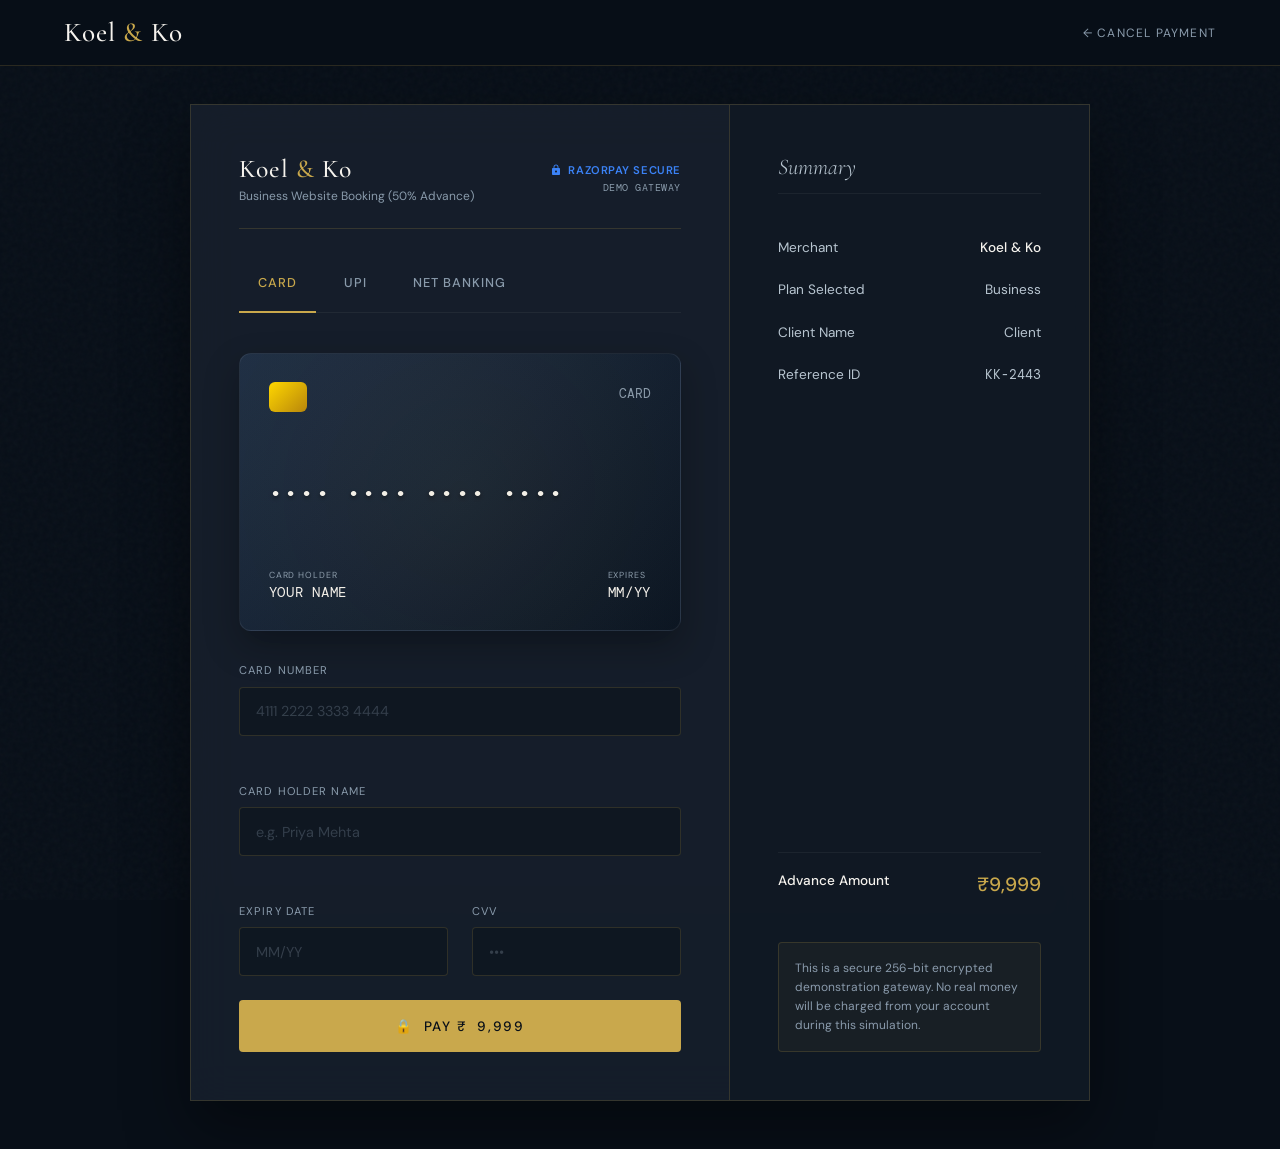
<file: payment-gateway.html>
<!DOCTYPE html>
<html lang="en">
<head>
<meta charset="UTF-8">
<meta name="viewport" content="width=device-width, initial-scale=1.0">
<title>Secure Checkout — Koel & Ko</title>
<link rel="preconnect" href="https://fonts.googleapis.com">
<link rel="preconnect" href="https://fonts.gstatic.com" crossorigin>
<link href="https://fonts.googleapis.com/css2?family=Cormorant+Garamond:ital,wght@0,300;0,400;0,500;0,600;1,300;1,400&family=DM+Sans:opsz,wght@9..40,300;9..40,400;9..40,500&family=DM+Mono:wght@300;400&display=swap" rel="stylesheet">
<link rel="stylesheet" href="css/gateway.css">
</head>
<body>

<nav style="position:fixed;top:0;left:0;right:0;z-index:100;display:flex;align-items:center;justify-content:space-between;padding:1rem 4rem;background:rgba(8,15,24,.95);backdrop-filter:blur(20px);border-bottom:1px solid var(--border-subtle)">
  <a href="koel-and-ko.html" class="logo">Koel <span style="color:var(--gold)">&</span> Ko</a>
  <a href="koel-and-ko.html" style="font-size:.75rem;color:var(--text-muted);letter-spacing:.1em;text-transform:uppercase;text-decoration:none">← Cancel Payment</a>
</nav>

<div class="checkout-container">
  
  <!-- Left Panel: Payment details -->
  <div class="form-section">
    <div class="merchant-header" style="border-bottom: 1px solid var(--border-subtle); padding-bottom: 1.5rem; margin-bottom: 2rem; display: flex; align-items: center; justify-content: space-between;">
      <div>
        <div class="merchant-logo" style="font-family:'Cormorant Garamond',serif; font-size:1.6rem; color:var(--text-main); font-weight:500;">Koel <span style="color:var(--gold)">&</span> Ko</div>
        <div style="font-size:0.75rem; color:var(--text-muted); margin-top:0.25rem;" id="gatewayDescription">Website Booking Advance</div>
      </div>
      <div style="display:flex; flex-direction:column; align-items:flex-end; gap:0.3rem;">
        <div class="security-badge">
          <svg viewBox="0 0 24 24" style="fill: #3b82f6; width: 12px; height: 12px;"><path d="M18 8h-1V6c0-2.76-2.24-5-5-5S7 3.24 7 6v2H6c-1.1 0-2 .9-2 2v10c0 1.1.9 2 2 2h12c1.1 0 2-.9 2-2V10c0-1.1-.9-2-2-2zm-6 9c-1.1 0-2-.9-2-2s.9-2 2-2 2 .9 2 2-.9 2-2 2zm3.1-9H8.9V6c0-1.71 1.39-3.1 3.1-3.1 1.71 0 3.1 1.39 3.1 3.1v2z"/></svg>
          <span style="color: #3b82f6; font-weight: 600; font-size: 0.7rem; letter-spacing: 0.05em; text-transform: uppercase;">Razorpay Secure</span>
        </div>
        <div style="font-size: 0.62rem; color: var(--text-muted); letter-spacing: 0.05em; text-transform: uppercase; font-family: 'DM Mono', monospace;">Demo Gateway</div>
      </div>
    </div>

    <!-- Navigation tabs -->
    <div class="tabs">
      <button class="tab-btn active" onclick="switchTab('card')" id="tabBtn-card">Card</button>
      <button class="tab-btn" onclick="switchTab('upi')" id="tabBtn-upi">UPI</button>
      <button class="tab-btn" onclick="switchTab('nb')" id="tabBtn-nb">Net Banking</button>
    </div>

    <!-- CARD FORM -->
    <div class="tab-content active" id="tabContent-card">
      <div class="card-preview-container">
        <div class="credit-card">
          <div class="card-top">
            <div class="card-chip"></div>
            <div class="card-logo" id="cardBrand">CARD</div>
          </div>
          <div class="card-number-display" id="cardNumPreview">•••• •••• •••• ••••</div>
          <div class="card-bottom">
            <div>
              <div class="card-info-lbl">Card Holder</div>
              <div class="card-info-val" id="cardHolderPreview">Your Name</div>
            </div>
            <div>
              <div class="card-info-lbl">Expires</div>
              <div class="card-info-val" id="cardExpiryPreview">MM/YY</div>
            </div>
          </div>
        </div>
      </div>

      <div class="card-input-grid">
        <div class="input-group full-width">
          <label for="cardNumber">Card Number</label>
          <input type="text" id="cardNumber" placeholder="4111 2222 3333 4444" maxlength="19" autocomplete="cc-number">
        </div>
        <div class="input-group full-width">
          <label for="cardHolder">Card Holder Name</label>
          <input type="text" id="cardHolder" placeholder="e.g. Priya Mehta" autocomplete="cc-name">
        </div>
        <div class="input-group">
          <label for="cardExpiry">Expiry Date</label>
          <input type="text" id="cardExpiry" placeholder="MM/YY" maxlength="5" autocomplete="cc-exp">
        </div>
        <div class="input-group">
          <label for="cardCvv">CVV</label>
          <input type="password" id="cardCvv" placeholder="•••" maxlength="3" autocomplete="cc-csc">
        </div>
      </div>
      
      <div id="cardError" style="color:#ff5c5c; font-size:0.8rem; margin-bottom:1.5rem; display:none; font-family:'DM Mono',monospace; letter-spacing:0.05em; font-weight:500; text-transform:uppercase; text-align:center;"></div>
      <button class="submit-btn" onclick="startCardPayment()" id="payBtn-card">
        <span>🔒</span> Pay ₹<span class="pay-amount-lbl">9,999</span>
      </button>
    </div>

    <!-- UPI FORM -->
    <div class="tab-content" id="tabContent-upi">
      <div class="upi-info">
        <div class="qr-code-box">
          <!-- A beautiful simulated QR code pattern -->
          <svg viewBox="0 0 100 100" fill="none" stroke="#0d1b2a">
            <!-- Outer border blocks -->
            <rect x="5" y="5" width="25" height="25" stroke-width="4"/>
            <rect x="11" y="11" width="13" height="13" fill="#0d1b2a"/>
            <rect x="70" y="5" width="25" height="25" stroke-width="4"/>
            <rect x="76" y="11" width="13" height="13" fill="#0d1b2a"/>
            <rect x="5" y="70" width="25" height="25" stroke-width="4"/>
            <rect x="11" y="76" width="13" height="13" fill="#0d1b2a"/>
            
            <!-- Simulated QR pixels -->
            <rect x="40" y="5" width="6" height="6" fill="#0d1b2a"/>
            <rect x="50" y="12" width="6" height="12" fill="#c9a84c"/>
            <rect x="40" y="25" width="12" height="6" fill="#0d1b2a"/>
            <rect x="58" y="20" width="6" height="6" fill="#0d1b2a"/>
            
            <rect x="5" y="40" width="12" height="6" fill="#c9a84c"/>
            <rect x="25" y="40" width="6" height="12" fill="#0d1b2a"/>
            <rect x="12" y="52" width="6" height="6" fill="#0d1b2a"/>
            
            <rect x="40" y="40" width="20" height="20" stroke="#0d1b2a" stroke-width="3"/>
            <rect x="46" y="46" width="8" height="8" fill="#c9a84c"/>
            
            <rect x="70" y="40" width="6" height="12" fill="#0d1b2a"/>
            <rect x="85" y="45" width="10" height="6" fill="#c9a84c"/>
            <rect x="75" y="60" width="12" height="6" fill="#0d1b2a"/>
            
            <rect x="40" y="70" width="12" height="6" fill="#c9a84c"/>
            <rect x="58" y="70" width="6" height="12" fill="#0d1b2a"/>
            <rect x="48" y="82" width="18" height="6" fill="#0d1b2a"/>
            <rect x="40" y="90" width="6" height="6" fill="#c9a84c"/>
            
            <rect x="70" y="80" width="12" height="12" fill="#0d1b2a"/>
            <rect x="88" y="75" width="6" height="6" fill="#c9a84c"/>
            <rect x="88" y="88" width="6" height="6" fill="#0d1b2a"/>
          </svg>
        </div>
        <div class="upi-details-row">
          <span id="upiId">koelko@razorpay</span>
          <button class="copy-btn" onclick="copyUpi()">Copy ID</button>
        </div>
        <p class="upi-instruction">Scan this QR code using any UPI app (GPay, PhonePe, Paytm) to make your payment.</p>
      </div>

      <button class="submit-btn" onclick="startUpiPayment()" id="payBtn-upi">
        <span>✓</span> I Have Paid Via UPI
      </button>
    </div>

    <!-- NET BANKING FORM -->
    <div class="tab-content" id="tabContent-nb">
      <div class="nb-grid">
        <div class="nb-bank" onclick="selectBank(this, 'HDFC Bank')">
          <div class="nb-bank-logo">HDFC</div>
          <span>HDFC Bank</span>
        </div>
        <div class="nb-bank" onclick="selectBank(this, 'ICICI Bank')">
          <div class="nb-bank-logo">ICICI</div>
          <span>ICICI Bank</span>
        </div>
        <div class="nb-bank" onclick="selectBank(this, 'SBI')">
          <div class="nb-bank-logo">SBI</div>
          <span>State Bank of India</span>
        </div>
        <div class="nb-bank" onclick="selectBank(this, 'Axis Bank')">
          <div class="nb-bank-logo">AXIS</div>
          <span>Axis Bank</span>
        </div>
      </div>
      
      <div id="nbError" style="color:#ff5c5c; font-size:0.8rem; margin-bottom:1.5rem; display:none; font-family:'DM Mono',monospace; letter-spacing:0.05em; font-weight:500; text-transform:uppercase; text-align:center;"></div>
      <button class="submit-btn" onclick="startNbPayment()" id="payBtn-nb">
        <span>🔒</span> Pay ₹<span class="pay-amount-lbl">9,999</span>
      </button>
    </div>
  </div>

  <!-- Right Panel: Summary -->
  <div class="summary-section">
    <div>
      <h3 class="summary-title">Summary</h3>
      <div class="info-item">
        <span>Merchant</span>
        <span style="font-weight: 500; color: var(--text-main)">Koel & Ko</span>
      </div>
      <div class="info-item">
        <span>Plan Selected</span>
        <span id="summaryPlan">Business</span>
      </div>
      <div class="info-item">
        <span>Client Name</span>
        <span id="summaryName">Client</span>
      </div>
      <div class="info-item">
        <span>Reference ID</span>
        <span id="refId" style="font-family: 'DM Mono', monospace; font-size: 0.8rem">KK-8902</span>
      </div>
    </div>
    
    <div>
      <div class="info-item total">
        <span>Advance Amount</span>
        <span id="summaryDue">₹9,999</span>
      </div>
      <div class="trust-badge">
        This is a secure 256-bit encrypted demonstration gateway. No real money will be charged from your account during this simulation.
      </div>
    </div>
  </div>
</div>

<!-- Simulated Processing Modal -->
<div class="processing-overlay" id="processingOverlay">
  <div class="spinner"></div>
  <div class="processing-status" id="processingStatus">Establishing connection...</div>
  <div class="processing-sub">Please do not refresh or close this window.</div>
</div>

<!-- OTP Verification Modal -->
<div class="otp-dialog" id="otpDialog">
  <h3>Secure Verification</h3>
  <p>Please enter the 6-digit OTP code sent to your registered mobile number ending in •••• 8812 to authorize this payment of <strong style="color: var(--gold)" id="otpAmount">₹9,999</strong>.</p>
  
  <div class="otp-inputs">
    <input type="text" class="otp-input" maxlength="1" onkeyup="moveFocus(this, 'otp2')" id="otp1">
    <input type="text" class="otp-input" maxlength="1" onkeyup="moveFocus(this, 'otp3')" id="otp2">
    <input type="text" class="otp-input" maxlength="1" onkeyup="moveFocus(this, 'otp4')" id="otp3">
    <input type="text" class="otp-input" maxlength="1" onkeyup="moveFocus(this, 'otp5')" id="otp4">
    <input type="text" class="otp-input" maxlength="1" onkeyup="moveFocus(this, 'otp6')" id="otp5">
    <input type="text" class="otp-input" maxlength="1" id="otp6">
  </div>

  <div class="otp-timer">Resend OTP code in <span id="otpCountdown">59</span>s</div>

  <div id="otpError" style="color:#ff5c5c; font-size:0.8rem; margin-top:-0.5rem; margin-bottom:1.5rem; display:none; font-family:'DM Mono',monospace; letter-spacing:0.05em; font-weight:500; text-transform:uppercase; text-align:center;"></div>
  <div class="otp-actions">
    <button class="otp-btn otp-cancel" onclick="closeOtp()">Cancel</button>
    <button class="otp-btn otp-submit" onclick="verifyOtp()">Verify Code</button>
  </div>
</div>

<script src="js/gateway.js"></script>

</body>
</html>
</file>
<file: css/gateway.css>
*, *::before, *::after {
  box-sizing: border-box;
  margin: 0;
  padding: 0;
}
:root {
  --navy: #0d1b2a;
  --navy-deep: #080f18;
  --charcoal: #1c2633;
  --charcoal-mid: #243040;
  --offwhite: #f5f2ed;
  --offwhite-dim: #ddd8d0;
  --gold: #c9a84c;
  --gold-light: #e2c47a;
  --gold-pale: #f7edd4;
  --gold-dark: #9b7a30;
  --text-main: #f5f2ed;
  --text-muted: #8a9bac;
  --text-soft: #b8c5d0;
  --border-subtle: rgba(201, 168, 76, 0.18);
  --border-mid: rgba(201, 168, 76, 0.35);
  --success: #4ade80;
}

body {
  font-family: 'DM Sans', sans-serif;
  background: var(--navy-deep);
  color: var(--text-main);
  min-height: 100vh;
  display: flex;
  align-items: center;
  justify-content: center;
  padding: 6.5rem 2rem 3rem;
  position: relative;
  overflow-x: hidden;
}

.logo {
  font-family: 'Cormorant Garamond', serif;
  font-size: 1.7rem;
  font-weight: 500;
  letter-spacing: .04em;
  color: var(--text-main);
  text-decoration: none;
}
.logo span {
  color: var(--gold);
}

/* Background overlay noise */
body::before {
  content: '';
  position: fixed;
  inset: 0;
  background-image: url("data:image/svg+xml,%3Csvg viewBox='0 0 200 200' xmlns='http://www.w3.org/2000/svg'%3E%3Cfilter id='n'%3E%3CfeTurbulence type='fractalNoise' baseFrequency='0.9' numOctaves='4' stitchTiles='stitch'/%3E%3C/filter%3E%3Crect width='100%25' height='100%25' filter='url(%23n)' opacity='1'/%3E%3C/svg%3E");
  opacity: .03;
  pointer-events: none;
  z-index: 0;
}

.checkout-container {
  width: 100%;
  max-width: 900px;
  background: rgba(28, 38, 51, 0.65);
  backdrop-filter: blur(20px);
  border: 1px solid var(--border-subtle);
  display: grid;
  grid-template-columns: 1.2fr 0.8fr;
  z-index: 10;
  box-shadow: 0 30px 60px rgba(0,0,0,0.4);
}

/* Left panel: Payment form */
.form-section {
  padding: 3rem;
  border-right: 1px solid var(--border-subtle);
}

.merchant-header {
  display: flex;
  align-items: center;
  justify-content: space-between;
  margin-bottom: 2.5rem;
}

.merchant-logo {
  font-family: 'Cormorant Garamond', serif;
  font-size: 1.5rem;
  font-weight: 500;
  letter-spacing: .04em;
}
.merchant-logo span {
  color: var(--gold);
}

.security-badge {
  display: flex;
  align-items: center;
  gap: 0.4rem;
  font-size: 0.7rem;
  color: var(--text-muted);
  letter-spacing: 0.05em;
  text-transform: uppercase;
}

.security-badge svg {
  fill: var(--gold);
  width: 12px;
  height: 12px;
}

.tabs {
  display: flex;
  gap: 0.5rem;
  margin-bottom: 2.5rem;
  border-bottom: 1px solid rgba(255,255,255,0.05);
  padding-bottom: 0.5rem;
}

.tab-btn {
  background: none;
  border: none;
  color: var(--text-muted);
  padding: 0.8rem 1.2rem;
  font-family: 'DM Sans', sans-serif;
  font-size: 0.8rem;
  font-weight: 500;
  letter-spacing: 0.08em;
  text-transform: uppercase;
  cursor: pointer;
  transition: color 0.3s, border-color 0.3s;
  position: relative;
}

.tab-btn:hover {
  color: var(--gold-light);
}

.tab-btn.active {
  color: var(--gold);
}

.tab-btn.active::after {
  content: '';
  position: absolute;
  bottom: -0.6rem;
  left: 0;
  right: 0;
  height: 2px;
  background: var(--gold);
}

.tab-content {
  display: none;
}

.tab-content.active {
  display: block;
  animation: fadeIn 0.4s ease-out forwards;
}

@keyframes fadeIn {
  from { opacity: 0; transform: translateY(8px); }
  to { opacity: 1; transform: translateY(0); }
}

/* Card details styling */
.card-input-grid {
  display: grid;
  grid-template-columns: 1fr 1fr;
  gap: 1.5rem;
}

.full-width {
  grid-column: span 2;
}

.input-group {
  margin-bottom: 1.5rem;
  position: relative;
}

.input-group label {
  display: block;
  font-size: 0.7rem;
  letter-spacing: 0.1em;
  text-transform: uppercase;
  color: var(--text-muted);
  margin-bottom: 0.6rem;
}

.input-group input {
  width: 100%;
  background: rgba(8, 15, 24, 0.4);
  border: 1px solid var(--border-subtle);
  border-radius: 4px;
  color: var(--text-main);
  padding: 0.9rem 1rem;
  font-family: 'DM Sans', sans-serif;
  font-size: 0.9rem;
  outline: none;
  transition: border-color 0.3s, box-shadow 0.3s;
}

.input-group input:focus {
  border-color: var(--gold);
  box-shadow: 0 0 0 1px var(--border-mid);
}

.input-group input::placeholder {
  color: rgba(138, 155, 172, 0.3);
}

/* Live Card Preview */
.card-preview-container {
  perspective: 1000px;
  margin-bottom: 2rem;
}

.credit-card {
  width: 100%;
  aspect-ratio: 1.586/1;
  background: linear-gradient(135deg, #1f2f45 0%, #0b1522 100%);
  border: 1px solid rgba(255,255,255,0.08);
  border-radius: 12px;
  padding: 1.8rem;
  position: relative;
  display: flex;
  flex-direction: column;
  justify-content: space-between;
  box-shadow: 0 15px 35px rgba(0,0,0,0.3);
  overflow: hidden;
}

.credit-card::before {
  content: '';
  position: absolute;
  top: -50%;
  left: -50%;
  width: 200%;
  height: 200%;
  background: radial-gradient(circle, rgba(201,168,76,0.06) 0%, transparent 60%);
  pointer-events: none;
}

.card-top {
  display: flex;
  justify-content: space-between;
  align-items: center;
}

.card-chip {
  width: 38px;
  height: 30px;
  background: linear-gradient(135deg, #ffd700 0%, #b8860b 100%);
  border-radius: 6px;
  position: relative;
}

.card-logo {
  height: 24px;
  font-family: 'DM Mono', monospace;
  font-size: 0.8rem;
  color: var(--text-muted);
  text-transform: uppercase;
}

.card-number-display {
  font-family: 'DM Mono', monospace;
  font-size: 1.35rem;
  letter-spacing: 0.12em;
  color: var(--text-main);
  text-shadow: 0 2px 4px rgba(0,0,0,0.5);
  margin-top: 1.5rem;
}

.card-bottom {
  display: flex;
  justify-content: space-between;
  align-items: flex-end;
  margin-top: 1rem;
}

.card-info-lbl {
  font-size: 0.55rem;
  text-transform: uppercase;
  color: var(--text-muted);
  letter-spacing: 0.1em;
  margin-bottom: 0.2rem;
}

.card-info-val {
  font-family: 'DM Mono', monospace;
  font-size: 0.85rem;
  letter-spacing: 0.05em;
  text-transform: uppercase;
}

/* UPI Section */
.upi-info {
  text-align: center;
  padding: 1rem 0 2rem;
}

.qr-code-box {
  width: 160px;
  height: 160px;
  background: white;
  border-radius: 8px;
  padding: 0.8rem;
  margin: 0 auto 1.5rem;
  display: flex;
  align-items: center;
  justify-content: center;
  box-shadow: 0 10px 25px rgba(0,0,0,0.25);
  position: relative;
}

.qr-code-box svg {
  width: 100%;
  height: 100%;
}

.upi-details-row {
  display: flex;
  align-items: center;
  justify-content: center;
  gap: 0.6rem;
  font-family: 'DM Mono', monospace;
  font-size: 0.9rem;
  color: var(--gold-light);
  margin-bottom: 0.5rem;
}

.copy-btn {
  background: rgba(201,168,76,0.1);
  border: 1px solid var(--border-subtle);
  color: var(--gold);
  border-radius: 4px;
  padding: 0.2rem 0.5rem;
  font-size: 0.65rem;
  cursor: pointer;
  transition: background 0.3s;
}

.copy-btn:hover {
  background: rgba(201,168,76,0.2);
}

.upi-instruction {
  font-size: 0.8rem;
  color: var(--text-muted);
  line-height: 1.5;
  max-width: 280px;
  margin: 0 auto;
}

/* Netbanking Grid */
.nb-grid {
  display: grid;
  grid-template-columns: repeat(2, 1fr);
  gap: 1rem;
  margin-bottom: 2rem;
}

.nb-bank {
  background: rgba(8, 15, 24, 0.4);
  border: 1px solid var(--border-subtle);
  border-radius: 4px;
  padding: 1.2rem;
  text-align: center;
  font-size: 0.82rem;
  font-weight: 500;
  cursor: pointer;
  transition: border-color 0.3s, background 0.3s, color 0.3s;
  display: flex;
  flex-direction: column;
  align-items: center;
  gap: 0.5rem;
}

.nb-bank:hover, .nb-bank.active {
  border-color: var(--gold);
  background: rgba(201,168,76,0.06);
  color: var(--gold);
}

.nb-bank-logo {
  font-family: 'Cormorant Garamond', serif;
  font-size: 1.2rem;
  font-style: italic;
  font-weight: 500;
  opacity: 0.8;
}

.submit-btn {
  width: 100%;
  background: var(--gold);
  color: var(--navy-deep);
  border: none;
  border-radius: 4px;
  padding: 1.1rem;
  font-family: 'DM Sans', sans-serif;
  font-size: 0.85rem;
  font-weight: 500;
  letter-spacing: 0.12em;
  text-transform: uppercase;
  cursor: pointer;
  transition: background 0.3s, transform 0.2s;
  display: flex;
  align-items: center;
  justify-content: center;
  gap: 0.6rem;
}

.submit-btn:hover {
  background: var(--gold-light);
  transform: translateY(-2px);
}

.submit-btn:active {
  transform: translateY(0);
}

/* Right panel: Order details */
.summary-section {
  padding: 3rem;
  background: rgba(8, 15, 24, 0.35);
  display: flex;
  flex-direction: column;
  justify-content: space-between;
}

.summary-title {
  font-family: 'Cormorant Garamond', serif;
  font-size: 1.4rem;
  font-style: italic;
  font-weight: 300;
  color: var(--text-soft);
  margin-bottom: 2rem;
  padding-bottom: 0.8rem;
  border-bottom: 1px solid rgba(255,255,255,0.05);
}

.info-item {
  display: flex;
  justify-content: space-between;
  font-size: 0.85rem;
  padding: 0.8rem 0;
  color: var(--text-soft);
}

.info-item.total {
  font-weight: 500;
  color: var(--text-main);
  border-top: 1px solid rgba(255,255,255,0.05);
  padding-top: 1.2rem;
  margin-top: 0.5rem;
}

.info-item.total span:last-child {
  color: var(--gold);
  font-size: 1.2rem;
}

.trust-badge {
  background: rgba(201, 168, 76, 0.05);
  border: 1px solid var(--border-subtle);
  padding: 1rem;
  border-radius: 4px;
  font-size: 0.75rem;
  line-height: 1.6;
  color: var(--text-muted);
  margin-top: 2rem;
}

/* Loading overlay */
.processing-overlay {
  position: fixed;
  inset: 0;
  background: rgba(8, 15, 24, 0.9);
  backdrop-filter: blur(15px);
  z-index: 1000;
  display: none;
  align-items: center;
  justify-content: center;
  flex-direction: column;
  color: var(--text-main);
  opacity: 0;
  transition: opacity 0.4s ease;
}

.processing-overlay.active {
  display: flex;
  opacity: 1;
}

.spinner {
  width: 50px;
  height: 50px;
  border: 2px solid rgba(201,168,76,0.1);
  border-top-color: var(--gold);
  border-radius: 50%;
  animation: spin 1s linear infinite;
  margin-bottom: 2rem;
}

@keyframes spin {
  to { transform: rotate(360deg); }
}

.processing-status {
  font-family: 'DM Mono', monospace;
  font-size: 0.85rem;
  letter-spacing: 0.08em;
  color: var(--gold-light);
  margin-bottom: 0.5rem;
}

.processing-sub {
  font-size: 0.8rem;
  color: var(--text-muted);
}

/* OTP modal styling */
.otp-dialog {
  position: fixed;
  top: 50%;
  left: 50%;
  transform: translate(-50%, -50%) scale(0.95);
  background: var(--charcoal);
  border: 1px solid var(--border-mid);
  border-radius: 8px;
  padding: 2.5rem;
  z-index: 1100;
  width: 90%;
  max-width: 400px;
  box-shadow: 0 20px 50px rgba(0,0,0,0.6);
  display: none;
  opacity: 0;
  transition: opacity 0.3s ease, transform 0.3s ease;
}

.otp-dialog.active {
  display: block;
  opacity: 1;
  transform: translate(-50%, -50%) scale(1);
}

.otp-dialog h3 {
  font-family: 'Cormorant Garamond', serif;
  font-size: 1.4rem;
  font-weight: 500;
  margin-bottom: 0.8rem;
}

.otp-dialog p {
  font-size: 0.82rem;
  color: var(--text-muted);
  line-height: 1.5;
  margin-bottom: 1.8rem;
}

.otp-inputs {
  display: flex;
  justify-content: space-between;
  gap: 0.6rem;
  margin-bottom: 1.8rem;
}

.otp-input {
  width: 48px;
  height: 48px;
  background: rgba(8, 15, 24, 0.5);
  border: 1px solid var(--border-subtle);
  border-radius: 4px;
  color: var(--text-main);
  text-align: center;
  font-family: 'DM Mono', monospace;
  font-size: 1.25rem;
  outline: none;
  transition: border-color 0.3s;
}

.otp-input:focus {
  border-color: var(--gold);
}

.otp-timer {
  font-family: 'DM Mono', monospace;
  font-size: 0.75rem;
  color: var(--text-muted);
  margin-bottom: 2rem;
  text-align: center;
}

.otp-timer span {
  color: var(--gold);
}

.otp-actions {
  display: flex;
  gap: 1rem;
}

.otp-btn {
  flex: 1;
  padding: 0.8rem;
  border-radius: 4px;
  font-family: 'DM Sans', sans-serif;
  font-size: 0.78rem;
  font-weight: 500;
  letter-spacing: 0.08em;
  text-transform: uppercase;
  cursor: pointer;
  transition: background 0.3s, color 0.3s;
}

.otp-cancel {
  background: transparent;
  border: 1px solid var(--border-subtle);
  color: var(--text-muted);
}

.otp-cancel:hover {
  border-color: var(--offwhite-dim);
  color: var(--text-main);
}

.otp-submit {
  background: var(--gold);
  border: none;
  color: var(--navy-deep);
}

.otp-submit:hover {
  background: var(--gold-light);
}

/* Success Checkmark Screen */
.success-screen {
  text-align: center;
  animation: popScale 0.6s cubic-bezier(0.175, 0.885, 0.32, 1.275) forwards;
}

.checkmark-circle {
  width: 70px;
  height: 70px;
  border-radius: 50%;
  border: 2px solid var(--success);
  display: flex;
  align-items: center;
  justify-content: center;
  margin: 0 auto 1.5rem;
}

.checkmark-circle svg {
  width: 32px;
  height: 32px;
  stroke: var(--success);
  stroke-width: 3;
  fill: none;
  stroke-linecap: round;
  stroke-linejoin: round;
  stroke-dasharray: 100;
  stroke-dashoffset: 100;
  animation: drawCheck 0.6s 0.2s ease-out forwards;
}

@keyframes drawCheck {
  to { stroke-dashoffset: 0; }
}

@keyframes popScale {
  from { transform: scale(0.8); opacity: 0; }
  to { transform: scale(1); opacity: 1; }
}

/* Responsive design */
@media (max-width: 768px) {
  body {
    padding: 1rem;
  }
  .checkout-container {
    grid-template-columns: 1fr;
  }
  .form-section {
    padding: 2rem;
    border-right: none;
    border-bottom: 1px solid var(--border-subtle);
  }
  .summary-section {
    padding: 2rem;
  }
  .card-input-grid {
    grid-template-columns: 1fr;
  }
  .full-width {
    grid-column: span 1;
  }
}
</file>
